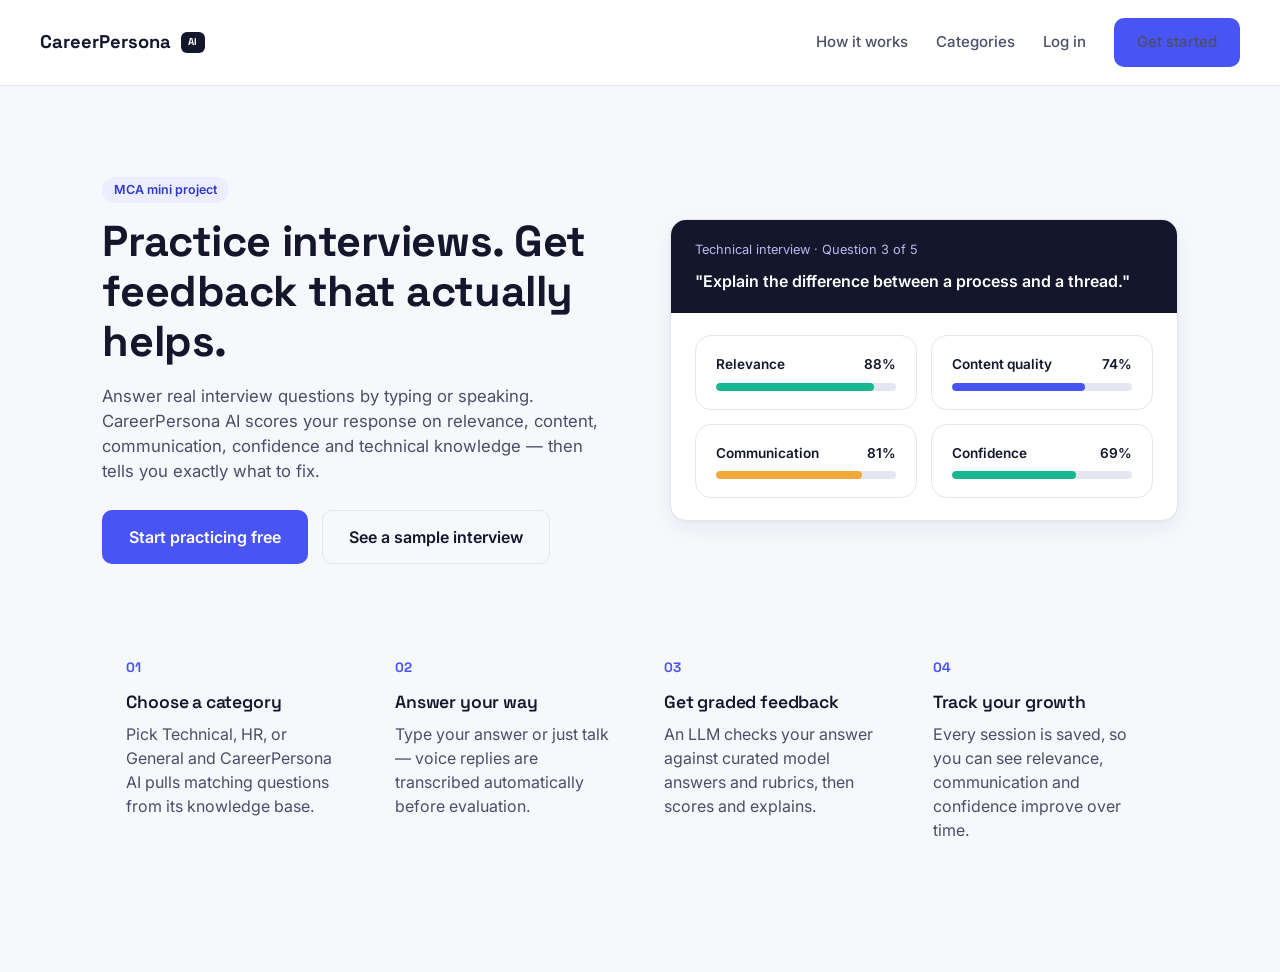
<file: careerpersona-design/index.html>
<!DOCTYPE html>
<html lang="en">
<head>
<meta charset="UTF-8">
<meta name="viewport" content="width=device-width, initial-scale=1.0">
<title>CareerPersona AI — Practice interviews, get real feedback</title>
<link rel="stylesheet" href="assets/style.css">
</head>
<body>

<div class="topbar">
  <div class="logo">CareerPersona <span class="badge">AI</span></div>
  <nav>
    <a href="#">How it works</a>
    <a href="#">Categories</a>
    <a href="login.html">Log in</a>
    <a class="btn btn-primary" href="register.html">Get started</a>
  </nav>
</div>

<section class="hero">
  <div class="hero-copy">
    <span class="pill pill-brand">MCA mini project</span>
    <h1 style="margin-top:14px;">Practice interviews. Get feedback that actually helps.</h1>
    <p style="font-size:1.05rem;">Answer real interview questions by typing or speaking. CareerPersona AI scores your response on relevance, content, communication, confidence and technical knowledge — then tells you exactly what to fix.</p>
    <div style="display:flex; gap:14px; margin-top:26px;">
      <a href="register.html" class="btn btn-primary btn-lg">Start practicing free</a>
      <a href="select-category.html" class="btn btn-ghost btn-lg">See a sample interview</a>
    </div>
  </div>
  <div class="hero-art">
    <div class="card" style="padding:0; overflow:hidden;">
      <div style="background:var(--ink); color:#fff; padding:20px 24px;">
        <div style="font-size:.8rem; color:#B7BAF0;">Technical interview · Question 3 of 5</div>
        <p style="color:#fff; margin:10px 0 0; font-weight:600;">"Explain the difference between a process and a thread."</p>
      </div>
      <div style="padding:22px 24px;">
        <div class="metric-grid" style="margin-top:0;">
          <div class="metric">
            <div class="label"><span>Relevance</span><span>88%</span></div>
            <div class="bar-track"><div class="bar-fill" style="width:88%;"></div></div>
          </div>
          <div class="metric">
            <div class="label"><span>Content quality</span><span>74%</span></div>
            <div class="bar-track"><div class="bar-fill" style="width:74%; background:var(--brand);"></div></div>
          </div>
          <div class="metric">
            <div class="label"><span>Communication</span><span>81%</span></div>
            <div class="bar-track"><div class="bar-fill" style="width:81%; background:var(--amber);"></div></div>
          </div>
          <div class="metric">
            <div class="label"><span>Confidence</span><span>69%</span></div>
            <div class="bar-track"><div class="bar-fill" style="width:69%; background:var(--teal);"></div></div>
          </div>
        </div>
      </div>
    </div>
  </div>
</section>

<section class="steps">
  <div class="step">
    <span class="idx">01</span>
    <h3>Choose a category</h3>
    <p>Pick Technical, HR, or General and CareerPersona AI pulls matching questions from its knowledge base.</p>
  </div>
  <div class="step">
    <span class="idx">02</span>
    <h3>Answer your way</h3>
    <p>Type your answer or just talk — voice replies are transcribed automatically before evaluation.</p>
  </div>
  <div class="step">
    <span class="idx">03</span>
    <h3>Get graded feedback</h3>
    <p>An LLM checks your answer against curated model answers and rubrics, then scores and explains.</p>
  </div>
  <div class="step">
    <span class="idx">04</span>
    <h3>Track your growth</h3>
    <p>Every session is saved, so you can see relevance, communication and confidence improve over time.</p>
  </div>
</section>

</body>
</html>
</file>
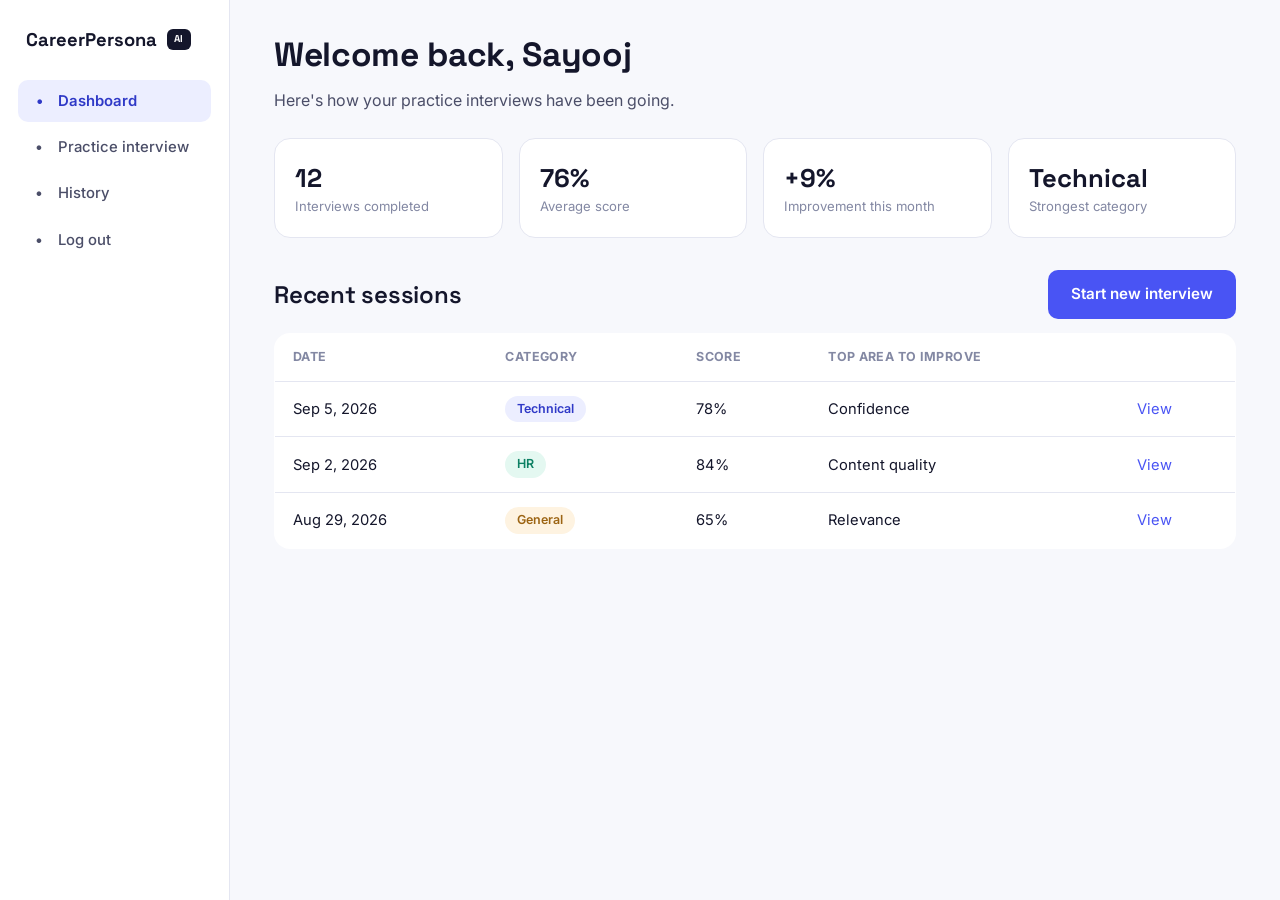
<file: careerpersona-design/dashboard.html>
<!DOCTYPE html>
<html lang="en">
<head>
<meta charset="UTF-8">
<meta name="viewport" content="width=device-width, initial-scale=1.0">
<title>Dashboard — CareerPersona AI</title>
<link rel="stylesheet" href="assets/style.css">
</head>
<body>

<div class="shell">
  <aside class="sidebar">
    <div class="logo">CareerPersona <span class="badge">AI</span></div>
    <a class="active" href="dashboard.html"><span class="icon">&#8226;</span> Dashboard</a>
    <a href="select-category.html"><span class="icon">&#8226;</span> Practice interview</a>
    <a href="dashboard.html"><span class="icon">&#8226;</span> History</a>
    <a href="index.html"><span class="icon">&#8226;</span> Log out</a>
  </aside>

  <main class="main">
    <h1>Welcome back, Sayooj</h1>
    <p>Here's how your practice interviews have been going.</p>

    <div class="stat-row">
      <div class="stat-box"><div class="n">12</div><div class="l">Interviews completed</div></div>
      <div class="stat-box"><div class="n">76%</div><div class="l">Average score</div></div>
      <div class="stat-box"><div class="n">+9%</div><div class="l">Improvement this month</div></div>
      <div class="stat-box"><div class="n">Technical</div><div class="l">Strongest category</div></div>
    </div>

    <div style="display:flex; justify-content:space-between; align-items:center; margin-bottom:14px;">
      <h2 style="margin:0;">Recent sessions</h2>
      <a href="select-category.html" class="btn btn-primary">Start new interview</a>
    </div>

    <table class="history">
      <thead>
        <tr><th>Date</th><th>Category</th><th>Score</th><th>Top area to improve</th><th></th></tr>
      </thead>
      <tbody>
        <tr>
          <td>Sep 5, 2026</td>
          <td><span class="pill pill-brand">Technical</span></td>
          <td>78%</td>
          <td>Confidence</td>
          <td><a href="feedback.html">View</a></td>
        </tr>
        <tr>
          <td>Sep 2, 2026</td>
          <td><span class="pill pill-teal">HR</span></td>
          <td>84%</td>
          <td>Content quality</td>
          <td><a href="feedback.html">View</a></td>
        </tr>
        <tr>
          <td>Aug 29, 2026</td>
          <td><span class="pill pill-amber">General</span></td>
          <td>65%</td>
          <td>Relevance</td>
          <td><a href="feedback.html">View</a></td>
        </tr>
      </tbody>
    </table>
  </main>
</div>

</body>
</html>
</file>
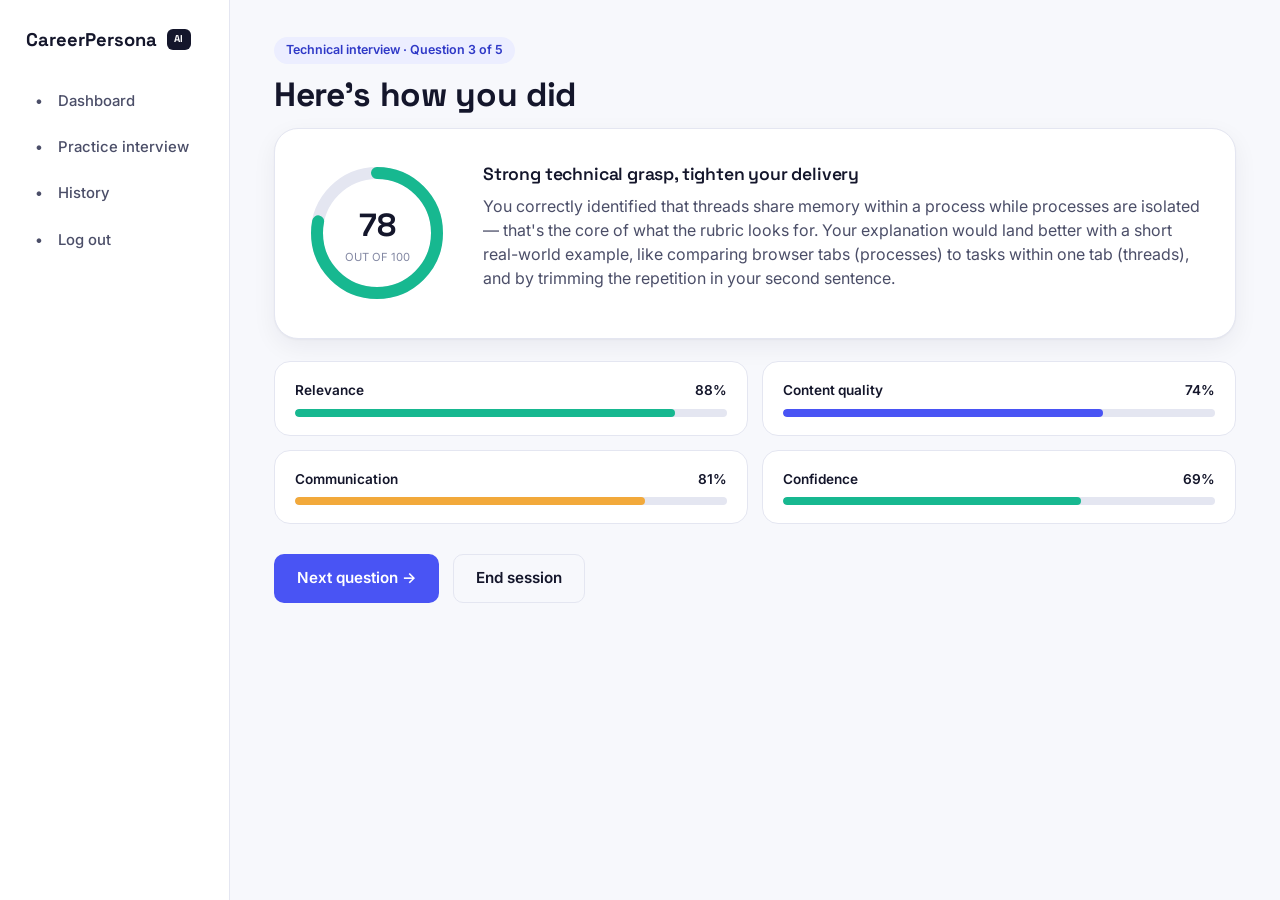
<file: careerpersona-design/feedback.html>
<!DOCTYPE html>
<html lang="en">
<head>
<meta charset="UTF-8">
<meta name="viewport" content="width=device-width, initial-scale=1.0">
<title>Your results — CareerPersona AI</title>
<link rel="stylesheet" href="assets/style.css">
</head>
<body>

<div class="shell">
  <aside class="sidebar">
    <div class="logo">CareerPersona <span class="badge">AI</span></div>
    <a href="dashboard.html"><span class="icon">&#8226;</span> Dashboard</a>
    <a href="select-category.html"><span class="icon">&#8226;</span> Practice interview</a>
    <a href="dashboard.html"><span class="icon">&#8226;</span> History</a>
    <a href="index.html"><span class="icon">&#8226;</span> Log out</a>
  </aside>

  <main class="main">
    <span class="pill pill-brand">Technical interview · Question 3 of 5</span>
    <h1 style="margin-top:12px;">Here's how you did</h1>

    <div class="score-hero">
      <div class="score-ring">
        <svg width="140" height="140" viewBox="0 0 140 140">
          <circle cx="70" cy="70" r="60" fill="none" stroke="#E4E6F1" stroke-width="12"/>
          <circle cx="70" cy="70" r="60" fill="none" stroke="#17B890" stroke-width="12"
                  stroke-linecap="round" stroke-dasharray="377" stroke-dashoffset="83"/>
        </svg>
        <div class="num"><strong>78</strong><span>OUT OF 100</span></div>
      </div>
      <div>
        <h3>Strong technical grasp, tighten your delivery</h3>
        <p>You correctly identified that threads share memory within a process while processes are isolated — that's the core of what the rubric looks for. Your explanation would land better with a short real-world example, like comparing browser tabs (processes) to tasks within one tab (threads), and by trimming the repetition in your second sentence.</p>
      </div>
    </div>

    <div class="metric-grid">
      <div class="metric">
        <div class="label"><span>Relevance</span><span>88%</span></div>
        <div class="bar-track"><div class="bar-fill" style="width:88%;"></div></div>
      </div>
      <div class="metric">
        <div class="label"><span>Content quality</span><span>74%</span></div>
        <div class="bar-track"><div class="bar-fill" style="width:74%; background:var(--brand);"></div></div>
      </div>
      <div class="metric">
        <div class="label"><span>Communication</span><span>81%</span></div>
        <div class="bar-track"><div class="bar-fill" style="width:81%; background:var(--amber);"></div></div>
      </div>
      <div class="metric">
        <div class="label"><span>Confidence</span><span>69%</span></div>
        <div class="bar-track"><div class="bar-fill" style="width:69%; background:var(--teal);"></div></div>
      </div>
    </div>

    <div style="display:flex; gap:14px; margin-top:30px;">
      <a href="interview.html" class="btn btn-primary">Next question &#8594;</a>
      <a href="dashboard.html" class="btn btn-ghost">End session</a>
    </div>
  </main>
</div>

</body>
</html>
</file>
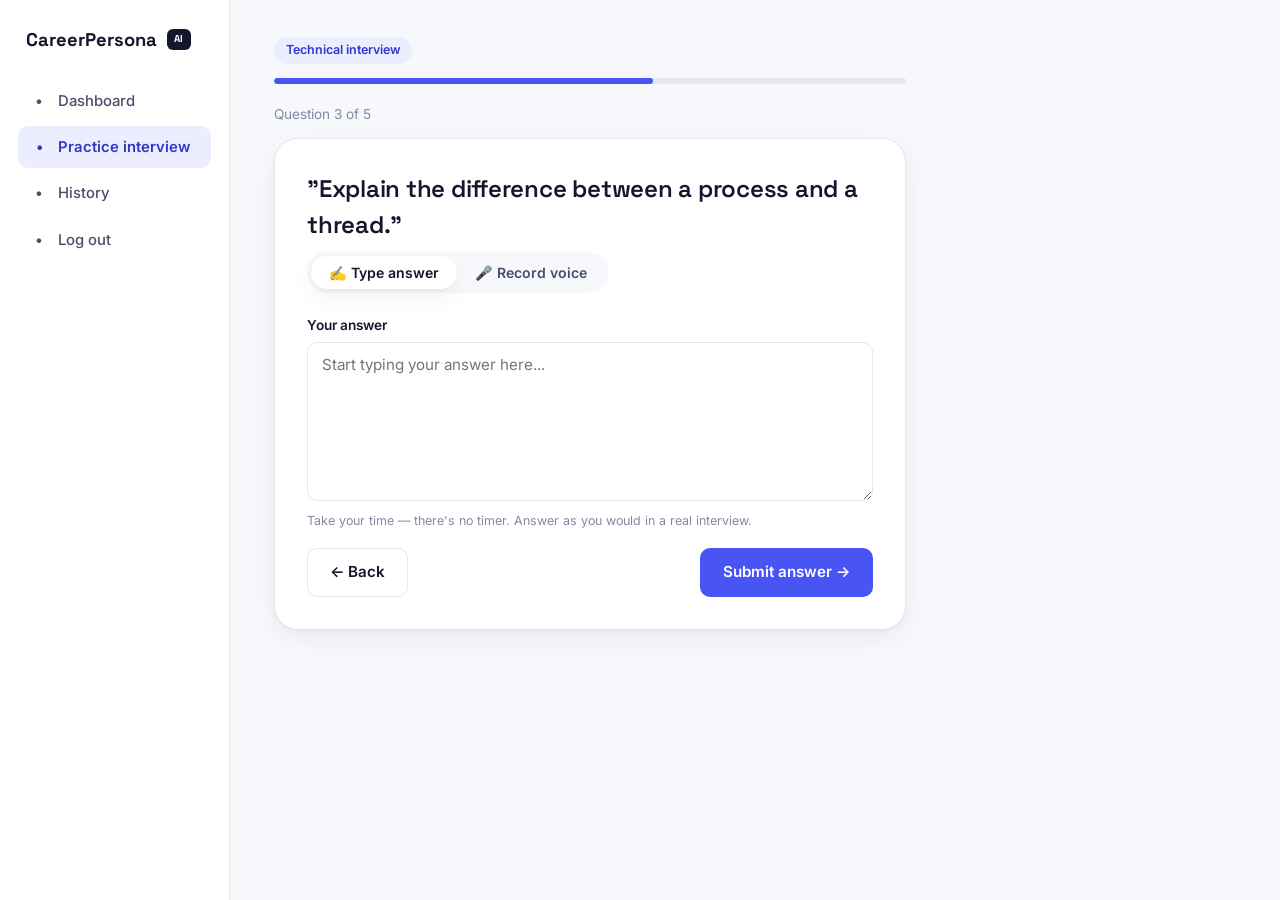
<file: careerpersona-design/interview.html>
<!DOCTYPE html>
<html lang="en">
<head>
<meta charset="UTF-8">
<meta name="viewport" content="width=device-width, initial-scale=1.0">
<title>Technical interview — CareerPersona AI</title>
<link rel="stylesheet" href="assets/style.css">
</head>
<body>

<div class="shell">
  <aside class="sidebar">
    <div class="logo">CareerPersona <span class="badge">AI</span></div>
    <a href="dashboard.html"><span class="icon">&#8226;</span> Dashboard</a>
    <a class="active" href="select-category.html"><span class="icon">&#8226;</span> Practice interview</a>
    <a href="dashboard.html"><span class="icon">&#8226;</span> History</a>
    <a href="index.html"><span class="icon">&#8226;</span> Log out</a>
  </aside>

  <main class="main" style="max-width:720px;">
    <span class="pill pill-brand">Technical interview</span>
    <div class="progress-track" style="margin-top:14px;">
      <div class="progress-fill" style="width:60%;"></div>
    </div>
    <p style="margin-top:-8px; font-size:.85rem; color:var(--muted);">Question 3 of 5</p>

    <div class="question-card">
      <h2>"Explain the difference between a process and a thread."</h2>

      <div class="mode-toggle" role="tablist" aria-label="Answer method">
        <button class="active" type="button" id="type-tab" onclick="setMode('type')">&#9997;&#65039; Type answer</button>
        <button type="button" id="voice-tab" onclick="setMode('voice')">&#127908; Record voice</button>
      </div>

      <div class="field" id="type-mode">
        <label for="answer">Your answer</label>
        <textarea id="answer" rows="7" placeholder="Start typing your answer here..."></textarea>
        <div class="hint">Take your time — there's no timer. Answer as you would in a real interview.</div>
      </div>

      <!-- Voice mode (shown when "Record voice" is selected) -->
      <div style="display:none; text-align:center; padding:30px 0;" id="voice-mode">
        <button class="mic-btn" type="button" id="mic-btn" onclick="toggleRecording()">&#127908;</button>
        <p style="margin-top:16px; font-size:.9rem;" id="mic-hint">Tap to start recording. We'll transcribe it automatically.</p>
      </div>

      <script>
        function setMode(mode){
          document.getElementById('type-tab').classList.toggle('active', mode === 'type');
          document.getElementById('voice-tab').classList.toggle('active', mode === 'voice');
          document.getElementById('type-mode').style.display = mode === 'type' ? 'block' : 'none';
          document.getElementById('voice-mode').style.display = mode === 'voice' ? 'block' : 'none';
        }
        function toggleRecording(){
          const btn = document.getElementById('mic-btn');
          const hint = document.getElementById('mic-hint');
          const recording = btn.classList.toggle('recording');
          hint.textContent = recording ? 'Recording... tap again to stop.' : 'Tap to start recording. We\'ll transcribe it automatically.';
        }
      </script>

      <div style="display:flex; justify-content:space-between; margin-top:10px;">
        <a href="select-category.html" class="btn btn-ghost">&#8592; Back</a>
        <a href="feedback.html" class="btn btn-primary">Submit answer &#8594;</a>
      </div>
    </div>
  </main>
</div>

</body>
</html>
</file>
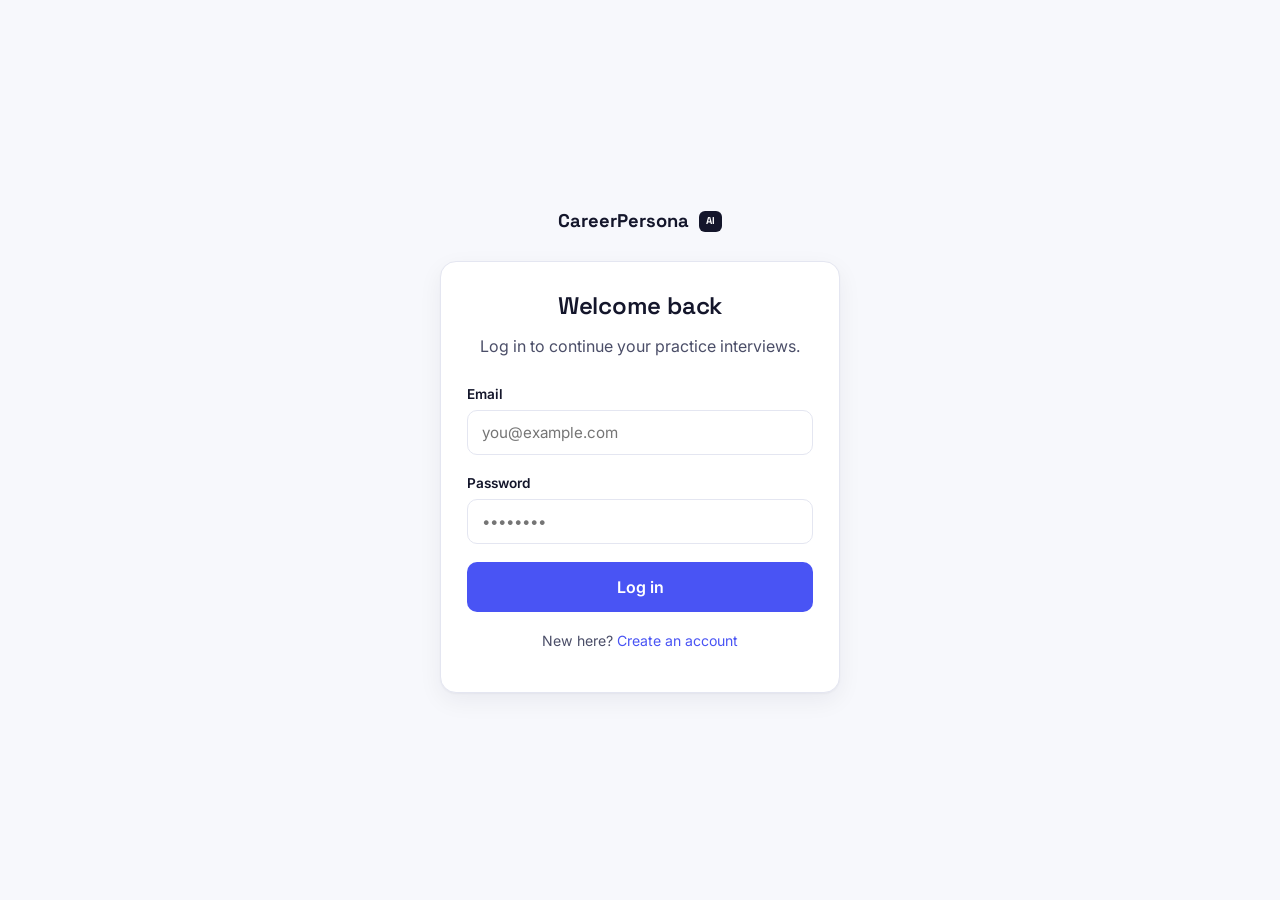
<file: careerpersona-design/login.html>
<!DOCTYPE html>
<html lang="en">
<head>
<meta charset="UTF-8">
<meta name="viewport" content="width=device-width, initial-scale=1.0">
<title>Log in — CareerPersona AI</title>
<link rel="stylesheet" href="assets/style.css">
</head>
<body>

<div class="auth-wrap">
  <div style="width:100%; max-width:400px;">
    <div class="top-logo"><a href="index.html" class="logo">CareerPersona <span class="badge">AI</span></a></div>
    <div class="card auth-card">
      <h2 style="text-align:center;">Welcome back</h2>
      <p style="text-align:center; margin-bottom:26px;">Log in to continue your practice interviews.</p>

      <form onsubmit="return false;">
        <div class="field">
          <label for="email">Email</label>
          <input type="email" id="email" placeholder="you@example.com" required>
        </div>
        <div class="field">
          <label for="password">Password</label>
          <input type="password" id="password" placeholder="••••••••" required>
        </div>
        <button class="btn btn-primary btn-block btn-lg" type="submit">Log in</button>
      </form>

      <p style="text-align:center; margin-top:18px; font-size:.88rem;">
        New here? <a href="register.html">Create an account</a>
      </p>
    </div>
  </div>
</div>

</body>
</html>
</file>
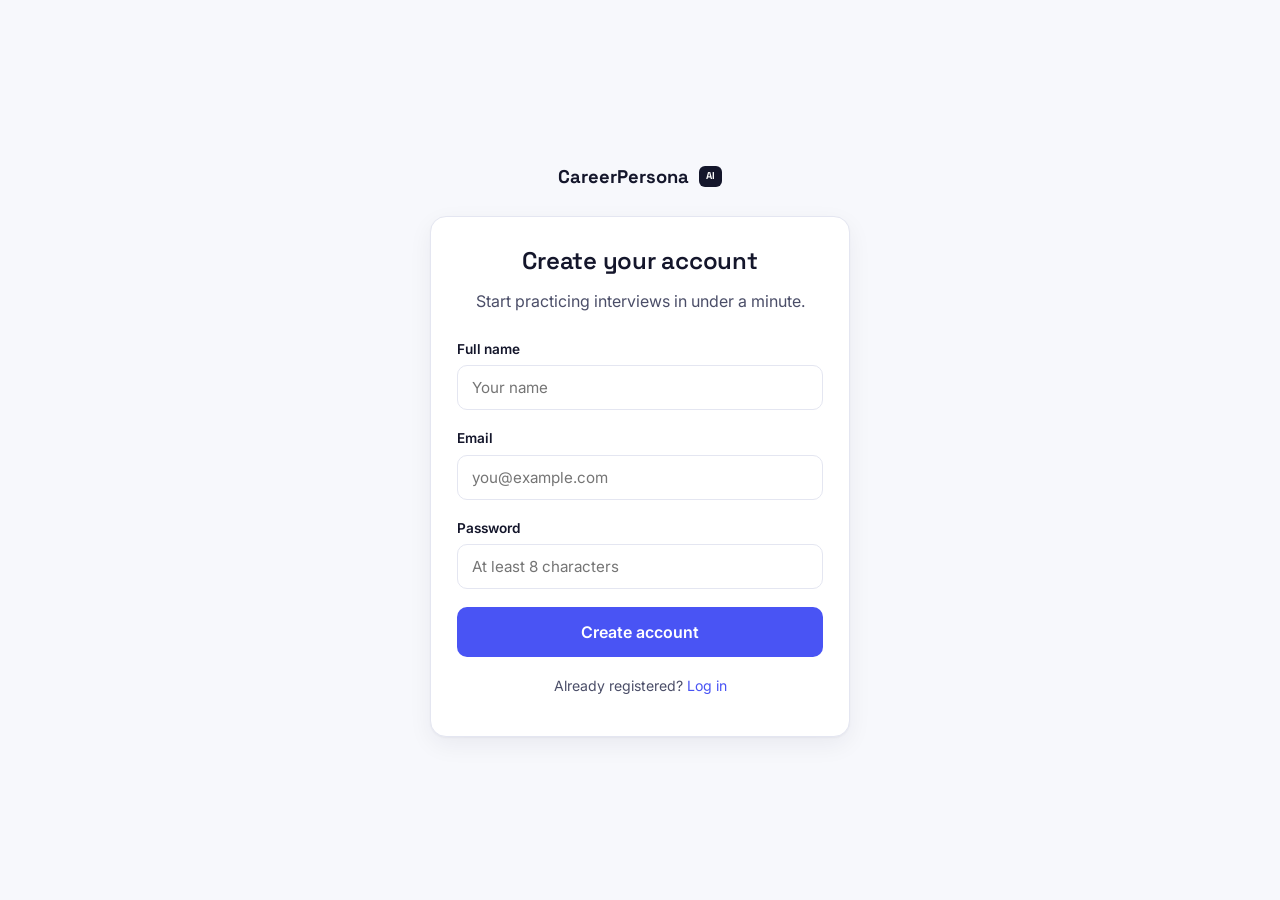
<file: careerpersona-design/register.html>
<!DOCTYPE html>
<html lang="en">
<head>
<meta charset="UTF-8">
<meta name="viewport" content="width=device-width, initial-scale=1.0">
<title>Create account — CareerPersona AI</title>
<link rel="stylesheet" href="assets/style.css">
</head>
<body>

<div class="auth-wrap">
  <div style="width:100%; max-width:420px;">
    <div class="top-logo"><a href="index.html" class="logo">CareerPersona <span class="badge">AI</span></a></div>
    <div class="card auth-card" style="max-width:420px;">
      <h2 style="text-align:center;">Create your account</h2>
      <p style="text-align:center; margin-bottom:26px;">Start practicing interviews in under a minute.</p>

      <form onsubmit="return false;">
        <div class="field">
          <label for="name">Full name</label>
          <input type="text" id="name" placeholder="Your name" required>
        </div>
        <div class="field">
          <label for="remail">Email</label>
          <input type="email" id="remail" placeholder="you@example.com" required>
        </div>
        <div class="field">
          <label for="rpassword">Password</label>
          <input type="password" id="rpassword" placeholder="At least 8 characters" required>
        </div>
        <button class="btn btn-primary btn-block btn-lg" type="submit">Create account</button>
      </form>

      <p style="text-align:center; margin-top:18px; font-size:.88rem;">
        Already registered? <a href="login.html">Log in</a>
      </p>
    </div>
  </div>
</div>

</body>
</html>
</file>
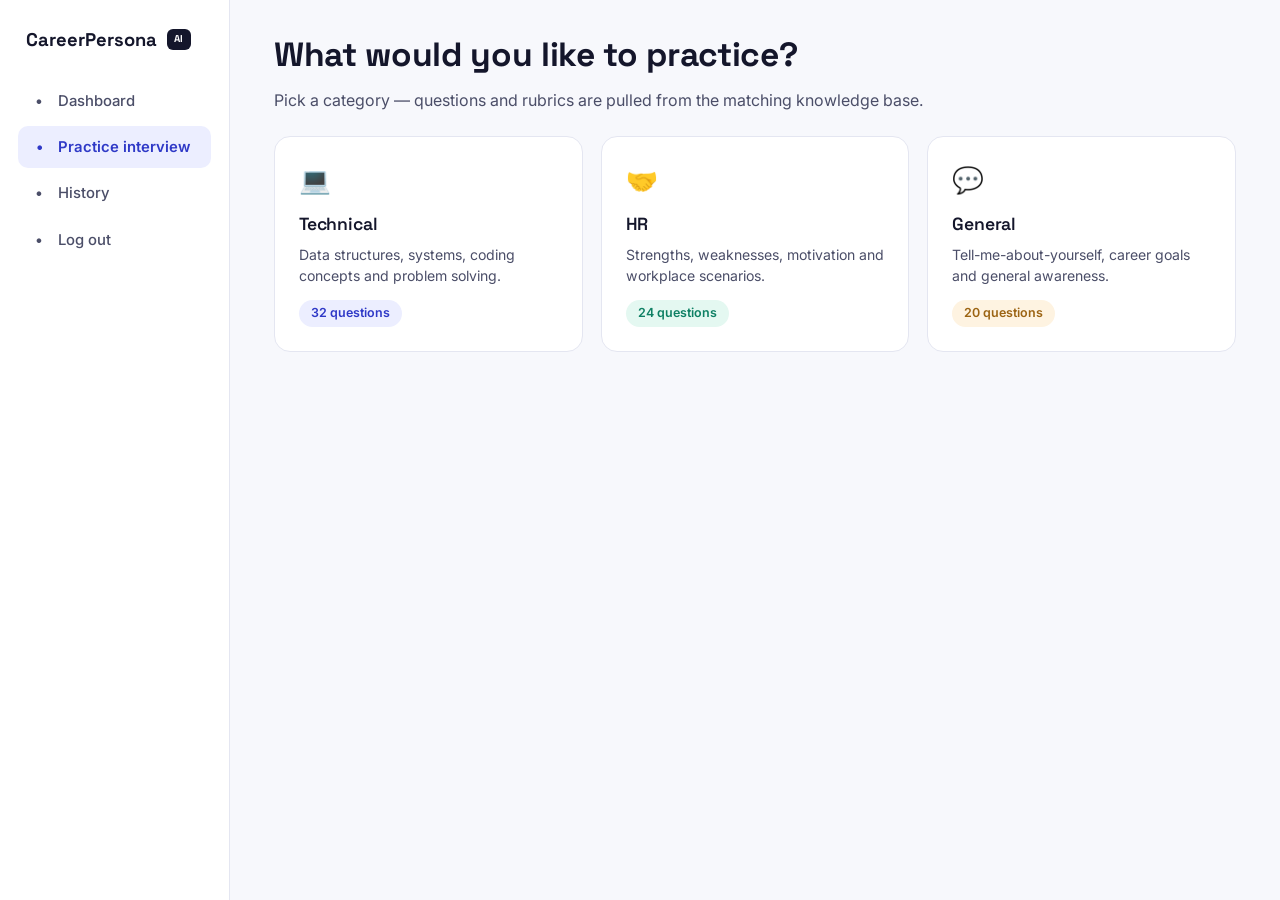
<file: careerpersona-design/select-category.html>
<!DOCTYPE html>
<html lang="en">
<head>
<meta charset="UTF-8">
<meta name="viewport" content="width=device-width, initial-scale=1.0">
<title>Choose a category — CareerPersona AI</title>
<link rel="stylesheet" href="assets/style.css">
</head>
<body>

<div class="shell">
  <aside class="sidebar">
    <div class="logo">CareerPersona <span class="badge">AI</span></div>
    <a href="dashboard.html"><span class="icon">&#8226;</span> Dashboard</a>
    <a class="active" href="select-category.html"><span class="icon">&#8226;</span> Practice interview</a>
    <a href="dashboard.html"><span class="icon">&#8226;</span> History</a>
    <a href="index.html"><span class="icon">&#8226;</span> Log out</a>
  </aside>

  <main class="main">
    <h1>What would you like to practice?</h1>
    <p>Pick a category — questions and rubrics are pulled from the matching knowledge base.</p>

    <div class="cat-grid">
      <a href="interview.html" style="text-decoration:none; color:inherit;">
        <div class="cat-card">
          <span class="emoji">&#128187;</span>
          <h3>Technical</h3>
          <p>Data structures, systems, coding concepts and problem solving.</p>
          <span class="pill pill-brand" style="margin-top:14px; display:inline-block;">32 questions</span>
        </div>
      </a>
      <a href="interview.html" style="text-decoration:none; color:inherit;">
        <div class="cat-card">
          <span class="emoji">&#129309;</span>
          <h3>HR</h3>
          <p>Strengths, weaknesses, motivation and workplace scenarios.</p>
          <span class="pill pill-teal" style="margin-top:14px; display:inline-block;">24 questions</span>
        </div>
      </a>
      <a href="interview.html" style="text-decoration:none; color:inherit;">
        <div class="cat-card">
          <span class="emoji">&#128172;</span>
          <h3>General</h3>
          <p>Tell-me-about-yourself, career goals and general awareness.</p>
          <span class="pill pill-amber" style="margin-top:14px; display:inline-block;">20 questions</span>
        </div>
      </a>
    </div>
  </main>
</div>

</body>
</html>
</file>
<file: careerpersona-design/assets/style.css>
/* ===== CareerPersona AI — Design System ===== */

@import url('https://fonts.googleapis.com/css2?family=Space+Grotesk:wght@500;600;700&family=Inter:wght@400;500;600&display=swap');

:root{
  --ink:        #14162B;
  --ink-soft:   #4B4E68;
  --muted:      #8388A3;
  --bg:         #F7F8FC;
  --surface:    #FFFFFF;
  --line:       #E4E6F1;
  --brand:      #4954F4;
  --brand-dark: #2F39C7;
  --brand-tint: #ECEEFF;
  --teal:       #17B890;
  --teal-tint:  #E4F8F1;
  --amber:      #F2A93B;
  --amber-tint: #FEF3E1;
  --radius-sm:  10px;
  --radius-md:  16px;
  --radius-lg:  24px;
  --shadow:     0 1px 2px rgba(20,22,43,.04), 0 8px 24px rgba(20,22,43,.06);
}

*{ box-sizing:border-box; }
html,body{ height:100%; }
body{
  margin:0;
  background:var(--bg);
  color:var(--ink);
  font-family:'Inter', sans-serif;
  font-size:16px;
  line-height:1.5;
  -webkit-font-smoothing:antialiased;
}
h1,h2,h3,.brandtype{
  font-family:'Space Grotesk', sans-serif;
  color:var(--ink);
  margin:0 0 .4em;
  letter-spacing:-0.01em;
}
h1{ font-size:2.1rem; font-weight:700; line-height:1.15; }
h2{ font-size:1.5rem; font-weight:600; }
h3{ font-size:1.1rem; font-weight:600; }
p{ margin:0 0 1em; color:var(--ink-soft); }
a{ color:var(--brand); text-decoration:none; }
a:hover{ text-decoration:underline; }
:focus-visible{ outline:2px solid var(--brand); outline-offset:2px; }

/* ---- Layout shell ---- */
.topbar{
  display:flex; align-items:center; justify-content:space-between;
  padding:18px 40px; background:var(--surface); border-bottom:1px solid var(--line);
}
.logo{ display:flex; align-items:center; gap:10px; font-family:'Space Grotesk',sans-serif; font-weight:700; font-size:1.15rem; color:var(--ink); }
.logo .badge{
  background:var(--ink); color:#fff; font-size:.62rem; font-weight:700;
  padding:3px 7px; border-radius:6px; letter-spacing:.03em;
}
.topbar nav{ display:flex; gap:28px; align-items:center; }
.topbar nav a{ color:var(--ink-soft); font-weight:500; font-size:.94rem; }
.topbar nav a:hover{ color:var(--ink); text-decoration:none; }

.shell{ display:flex; min-height:100vh; }
.sidebar{
  width:230px; flex-shrink:0; background:var(--surface); border-right:1px solid var(--line);
  padding:26px 18px; display:flex; flex-direction:column; gap:4px;
}
.sidebar .logo{ padding:0 8px 22px; }
.sidebar a{
  display:flex; align-items:center; gap:10px; padding:10px 12px; border-radius:var(--radius-sm);
  color:var(--ink-soft); font-weight:500; font-size:.93rem;
}
.sidebar a:hover{ background:var(--bg); text-decoration:none; color:var(--ink); }
.sidebar a.active{ background:var(--brand-tint); color:var(--brand-dark); font-weight:600; }
.sidebar .icon{ width:18px; text-align:center; }
.main{ flex:1; padding:36px 44px; max-width:1100px; }

/* ---- Buttons ---- */
.btn{
  display:inline-flex; align-items:center; justify-content:center; gap:8px;
  padding:12px 22px; border-radius:var(--radius-sm); font-weight:600; font-size:.95rem;
  border:1px solid transparent; cursor:pointer; font-family:inherit; transition:transform .06s ease;
}
.btn:hover{ text-decoration:none; }
.btn:active{ transform:scale(.98); }
.btn-primary{ background:var(--brand); color:#fff; }
.btn-primary:hover{ background:var(--brand-dark); }
.btn-ghost{ background:transparent; border-color:var(--line); color:var(--ink); }
.btn-ghost:hover{ background:var(--bg); }
.btn-block{ width:100%; }
.btn-lg{ padding:14px 26px; font-size:1rem; }

/* ---- Forms ---- */
.field{ margin-bottom:18px; text-align:left; }
.field label{ display:block; font-size:.85rem; font-weight:600; color:var(--ink); margin-bottom:6px; }
.field input, .field select, .field textarea{
  width:100%; padding:12px 14px; border:1px solid var(--line); border-radius:var(--radius-sm);
  font-family:inherit; font-size:.95rem; background:#fff; color:var(--ink);
}
.field input:focus, .field select:focus, .field textarea:focus{
  border-color:var(--brand); outline:none; box-shadow:0 0 0 3px var(--brand-tint);
}
.field .hint{ font-size:.78rem; color:var(--muted); margin-top:5px; }

/* ---- Cards ---- */
.card{ background:var(--surface); border:1px solid var(--line); border-radius:var(--radius-md); padding:26px; box-shadow:var(--shadow); }
.auth-card{ max-width:400px; width:100%; }
.auth-wrap{ min-height:100vh; display:flex; align-items:center; justify-content:center; background:var(--bg); padding:24px; }
.auth-wrap .top-logo{ display:flex; justify-content:center; margin-bottom:26px; }

/* ---- Pills / tags ---- */
.pill{ display:inline-block; padding:4px 12px; border-radius:99px; font-size:.78rem; font-weight:600; }
.pill-brand{ background:var(--brand-tint); color:var(--brand-dark); }
.pill-teal{ background:var(--teal-tint); color:#0E8064; }
.pill-amber{ background:var(--amber-tint); color:#9C6413; }

/* ---- Category picker ---- */
.cat-grid{ display:grid; grid-template-columns:repeat(3,1fr); gap:18px; margin-top:24px; }
.cat-card{
  background:var(--surface); border:1.5px solid var(--line); border-radius:var(--radius-md);
  padding:24px; cursor:pointer; transition:border-color .12s ease, transform .12s ease;
}
.cat-card:hover{ border-color:var(--brand); transform:translateY(-2px); }
.cat-card .emoji{ font-size:1.6rem; }
.cat-card h3{ margin:12px 0 6px; }
.cat-card p{ font-size:.88rem; margin:0; }

/* ---- Interview screen ---- */
.progress-track{ height:6px; background:var(--line); border-radius:99px; overflow:hidden; margin-bottom:28px; }
.progress-fill{ height:100%; background:var(--brand); border-radius:99px; }
.question-card{ background:var(--surface); border:1px solid var(--line); border-radius:var(--radius-lg); padding:32px; box-shadow:var(--shadow); }
.mode-toggle{ display:inline-flex; background:var(--bg); border-radius:99px; padding:4px; margin-bottom:22px; }
.mode-toggle button{
  border:none; background:transparent; padding:8px 18px; border-radius:99px; font-weight:600;
  font-size:.88rem; font-family:inherit; cursor:pointer; color:var(--ink-soft);
}
.mode-toggle button.active{ background:var(--surface); color:var(--ink); box-shadow:var(--shadow); }
.mic-btn{
  width:64px; height:64px; border-radius:50%; background:var(--brand); color:#fff; border:none;
  font-size:1.4rem; cursor:pointer; display:flex; align-items:center; justify-content:center; margin:0 auto;
}
.mic-btn.recording{ background:#E24949; animation:pulse 1.4s infinite; }
@keyframes pulse{ 0%{ box-shadow:0 0 0 0 rgba(226,73,73,.4);} 70%{ box-shadow:0 0 0 14px rgba(226,73,73,0);} 100%{ box-shadow:0 0 0 0 rgba(226,73,73,0);} }

/* ---- Feedback / score screen ---- */
.score-hero{ display:flex; gap:36px; align-items:center; background:var(--surface); border:1px solid var(--line); border-radius:var(--radius-lg); padding:32px; box-shadow:var(--shadow); }
.score-ring{ position:relative; width:140px; height:140px; flex-shrink:0; }
.score-ring svg{ transform:rotate(-90deg); }
.score-ring .num{ position:absolute; inset:0; display:flex; align-items:center; justify-content:center; flex-direction:column; }
.score-ring .num strong{ font-family:'Space Grotesk',sans-serif; font-size:2rem; color:var(--ink); }
.score-ring .num span{ font-size:.7rem; color:var(--muted); }
.metric-grid{ display:grid; grid-template-columns:repeat(2,1fr); gap:14px; margin-top:22px; }
.metric{ background:var(--surface); border:1px solid var(--line); border-radius:var(--radius-md); padding:18px 20px; }
.metric .label{ display:flex; justify-content:space-between; font-size:.85rem; font-weight:600; margin-bottom:8px; }
.bar-track{ height:8px; background:var(--line); border-radius:99px; overflow:hidden; }
.bar-fill{ height:100%; border-radius:99px; background:var(--teal); }

/* ---- Dashboard table ---- */
.stat-row{ display:grid; grid-template-columns:repeat(4,1fr); gap:16px; margin:26px 0 32px; }
.stat-box{ background:var(--surface); border:1px solid var(--line); border-radius:var(--radius-md); padding:20px; }
.stat-box .n{ font-family:'Space Grotesk',sans-serif; font-size:1.6rem; font-weight:700; }
.stat-box .l{ font-size:.82rem; color:var(--muted); }
table.history{ width:100%; border-collapse:collapse; background:var(--surface); border:1px solid var(--line); border-radius:var(--radius-md); overflow:hidden; }
table.history th{ text-align:left; font-size:.78rem; text-transform:uppercase; letter-spacing:.03em; color:var(--muted); padding:14px 18px; border-bottom:1px solid var(--line); }
table.history td{ padding:14px 18px; border-bottom:1px solid var(--line); font-size:.92rem; }
table.history tr:last-child td{ border-bottom:none; }

/* ---- Landing page ---- */
.hero{ padding:90px 8vw 70px; display:flex; gap:60px; align-items:center; }
.hero-copy{ flex:1; max-width:560px; }
.hero-copy h1{ font-size:2.7rem; }
.hero-art{ flex:1; }
.steps{ display:flex; gap:0; padding:0 8vw 90px; }
.step{ flex:1; padding:24px; position:relative; }
.step .idx{ font-family:'Space Grotesk',sans-serif; font-weight:700; color:var(--brand); font-size:.85rem; margin-bottom:10px; display:block; }

@media (max-width: 880px){
  .shell{ flex-direction:column; }
  .sidebar{ width:100%; flex-direction:row; flex-wrap:wrap; border-right:none; border-bottom:1px solid var(--line); }
  .main{ padding:24px; }
  .cat-grid{ grid-template-columns:1fr; }
  .hero{ flex-direction:column; padding:50px 6vw; text-align:left; }
  .steps{ flex-direction:column; padding:0 6vw 50px; }
  .stat-row{ grid-template-columns:repeat(2,1fr); }
  .score-hero{ flex-direction:column; text-align:center; }
  .metric-grid{ grid-template-columns:1fr; }
}
</file>
